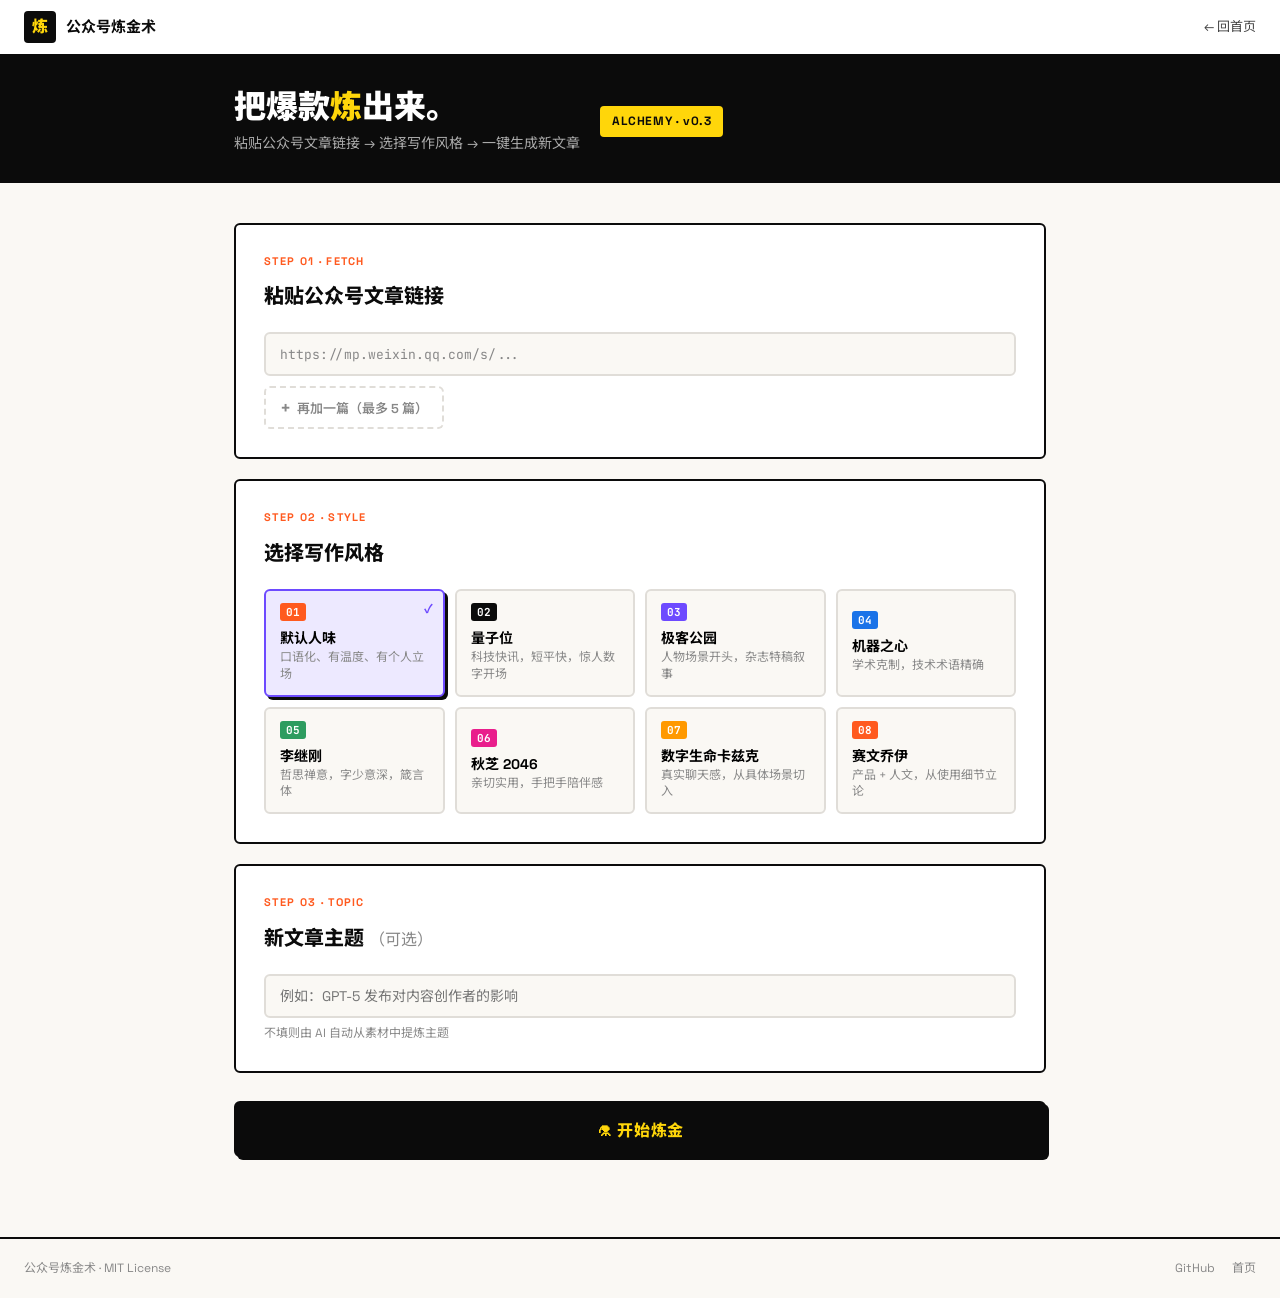
<file: docs/app.html>
<!doctype html>
<html lang="zh-CN">
<head>
<meta charset="utf-8" />
<title>公众号炼金术 · 开始炼金</title>
<meta name="viewport" content="width=device-width,initial-scale=1" />
<link rel="preconnect" href="https://fonts.googleapis.com" />
<link rel="preconnect" href="https://fonts.gstatic.com" crossorigin />
<link href="https://fonts.googleapis.com/css2?family=Space+Grotesk:wght@400;500;600;700&family=JetBrains+Mono:wght@400;500;700&family=Noto+Sans+SC:wght@400;500;700;900&display=swap" rel="stylesheet" />
<style>
/* ── Reset & Base ── */
*, *::before, *::after { box-sizing: border-box; margin: 0; padding: 0; }
:root {
  --ink: #0b0b0b;
  --ink-2: #444;
  --ink-3: #888;
  --paper: #faf8f4;
  --white: #fff;
  --orange: #ff5a1f;
  --yellow: #ffd60a;
  --purple: #6d4aff;
  --purple-light: #ede9ff;
  --green: #c8f4a6;
  --border: #e0ddd8;
  --shadow: 3px 3px 0 var(--ink);
  --radius: 6px;
  --font-sans: 'Space Grotesk', 'Noto Sans SC', sans-serif;
  --font-mono: 'JetBrains Mono', monospace;
}
html { font-size: 16px; }
body {
  font-family: var(--font-sans);
  background: var(--paper);
  color: var(--ink);
  line-height: 1.6;
  min-height: 100vh;
}
a { color: inherit; }
button { cursor: pointer; font-family: inherit; }

/* ── Nav ── */
.nav {
  position: sticky; top: 0; z-index: 100;
  background: var(--white);
  border-bottom: 2px solid var(--ink);
  padding: 0 24px;
  height: 56px;
  display: flex; align-items: center; justify-content: space-between;
}
.nav-logo {
  display: flex; align-items: center; gap: 10px;
  text-decoration: none; font-weight: 700; font-size: 15px;
}
.nav-logo-mark {
  width: 32px; height: 32px;
  background: var(--ink); color: var(--yellow);
  display: flex; align-items: center; justify-content: center;
  font-weight: 900; font-size: 16px; border-radius: 4px;
}
.nav-back {
  font-size: 13px; color: var(--ink-2); text-decoration: none;
  display: flex; align-items: center; gap: 4px;
}
.nav-back:hover { color: var(--ink); }

/* ── Shell ── */
.shell { max-width: 860px; margin: 0 auto; padding: 0 24px; }

/* ── Hero strip ── */
.app-hero {
  background: var(--ink); color: var(--white);
  padding: 32px 0 28px;
}
.app-hero-inner {
  max-width: 860px; margin: 0 auto; padding: 0 24px;
  display: flex; align-items: center; gap: 20px;
}
.app-hero h1 { font-size: clamp(22px,3vw,32px); font-weight: 900; line-height: 1.2; }
.app-hero h1 span { color: var(--yellow); }
.app-hero p { color: rgba(255,255,255,0.65); font-size: 14px; margin-top: 6px; }
.app-hero-badge {
  flex-shrink: 0;
  background: var(--yellow); color: var(--ink);
  font-weight: 800; font-size: 12px; padding: 6px 12px;
  border-radius: 4px; letter-spacing: 0.05em;
}

/* ── Main layout ── */
.app-body { padding: 40px 0 80px; }
.step-label {
  font-size: 11px; font-weight: 700; letter-spacing: 0.12em;
  color: var(--orange); text-transform: uppercase; margin-bottom: 10px;
}
.step-title {
  font-size: 20px; font-weight: 800; margin-bottom: 20px;
}
.card {
  background: var(--white);
  border: 2px solid var(--ink);
  border-radius: var(--radius);
  padding: 28px;
  margin-bottom: 20px;
}

/* ── URL inputs ── */
.url-list { display: flex; flex-direction: column; gap: 10px; }
.url-row {
  display: flex; gap: 8px; align-items: center;
}
.url-input {
  flex: 1;
  height: 44px; padding: 0 14px;
  border: 2px solid var(--border); border-radius: var(--radius);
  font-family: var(--font-mono); font-size: 13px;
  background: var(--paper); color: var(--ink);
  transition: border-color 0.15s;
}
.url-input:focus { outline: none; border-color: var(--purple); }
.url-input::placeholder { color: var(--ink-3); }
.url-remove {
  width: 36px; height: 36px;
  border: 2px solid var(--border); border-radius: 50%;
  background: none; color: var(--ink-3); font-size: 18px; line-height: 1;
  display: flex; align-items: center; justify-content: center;
  transition: all 0.1s;
}
.url-remove:hover { border-color: #f00; color: #f00; }
.url-add {
  display: inline-flex; align-items: center; gap: 6px;
  margin-top: 10px;
  background: none; border: 2px dashed var(--border);
  border-radius: var(--radius); padding: 8px 14px;
  font-size: 13px; color: var(--ink-3); font-weight: 600;
  transition: all 0.15s;
}
.url-add:hover { border-color: var(--purple); color: var(--purple); }

/* ── Style grid ── */
.style-grid {
  display: grid;
  grid-template-columns: repeat(auto-fill, minmax(180px, 1fr));
  gap: 10px;
}
.style-btn {
  position: relative;
  text-align: left;
  border: 2px solid var(--border);
  border-radius: var(--radius);
  padding: 12px 14px;
  background: var(--paper);
  transition: all 0.15s;
}
.style-btn:hover { border-color: var(--ink); }
.style-btn.active {
  border-color: var(--purple);
  background: var(--purple-light);
  box-shadow: var(--shadow);
}
.style-btn.active::after {
  content: '✓';
  position: absolute; top: 8px; right: 10px;
  font-size: 12px; font-weight: 800; color: var(--purple);
}
.style-code {
  display: inline-block;
  font-size: 11px; font-weight: 700; font-family: var(--font-mono);
  padding: 2px 6px; border-radius: 3px; margin-bottom: 6px;
  color: var(--white);
}
.style-name { font-size: 14px; font-weight: 700; margin-bottom: 2px; }
.style-desc { font-size: 12px; color: var(--ink-3); line-height: 1.4; }

/* ── Topic input ── */
.topic-input {
  width: 100%; height: 44px; padding: 0 14px;
  border: 2px solid var(--border); border-radius: var(--radius);
  font-family: var(--font-sans); font-size: 14px;
  background: var(--paper); color: var(--ink);
  transition: border-color 0.15s;
}
.topic-input:focus { outline: none; border-color: var(--purple); }
.topic-hint { font-size: 12px; color: var(--ink-3); margin-top: 6px; }

/* ── Run button ── */
.run-btn {
  width: 100%; height: 56px;
  background: var(--ink); color: var(--yellow);
  border: 2px solid var(--ink); border-radius: var(--radius);
  font-size: 16px; font-weight: 800; letter-spacing: 0.04em;
  box-shadow: var(--shadow);
  transition: all 0.15s;
  margin-top: 8px;
}
.run-btn:hover:not(:disabled) {
  background: var(--purple); border-color: var(--purple);
  transform: translate(-2px, -2px);
  box-shadow: 5px 5px 0 var(--ink);
}
.run-btn:disabled {
  opacity: 0.5; cursor: not-allowed; transform: none; box-shadow: var(--shadow);
}

/* ── Progress terminal ── */
.terminal-wrap { display: none; margin-bottom: 20px; }
.terminal-wrap.visible { display: block; }
.terminal {
  background: #0d1117;
  border: 2px solid var(--ink);
  border-radius: var(--radius);
  overflow: hidden;
}
.terminal-bar {
  background: #1c2128; padding: 10px 16px;
  display: flex; align-items: center; gap: 8px;
  border-bottom: 1px solid #30363d;
}
.terminal-dots span {
  width: 12px; height: 12px; border-radius: 50%;
  display: inline-block; margin-right: 4px;
}
.terminal-dots span:nth-child(1) { background: #ff5f57; }
.terminal-dots span:nth-child(2) { background: #febc2e; }
.terminal-dots span:nth-child(3) { background: #28c840; }
.terminal-title { font-size: 12px; color: #8b949e; font-family: var(--font-mono); }
.terminal-body {
  padding: 16px 20px;
  font-family: var(--font-mono); font-size: 13px; line-height: 1.7;
  color: #e6edf3; min-height: 120px; max-height: 360px;
  overflow-y: auto;
}
.log-line { display: block; }
.log-ok { color: #3fb950; }
.log-warn { color: #f0883e; }
.log-err { color: #ff7b72; }
.log-dim { color: #8b949e; }
.blink { animation: blink 1s step-end infinite; }
@keyframes blink { 50% { opacity: 0; } }

/* ── Result ── */
.result-wrap { display: none; }
.result-wrap.visible { display: block; }
.result-header {
  display: flex; align-items: center; justify-content: space-between;
  flex-wrap: wrap; gap: 12px;
  margin-bottom: 16px;
}
.result-meta { font-size: 14px; color: var(--ink-2); }
.result-meta strong { color: var(--ink); }
.result-actions { display: flex; gap: 8px; }
.btn-copy, .btn-dl {
  height: 38px; padding: 0 16px;
  border: 2px solid var(--ink); border-radius: var(--radius);
  font-size: 13px; font-weight: 700;
  transition: all 0.15s;
}
.btn-copy {
  background: var(--yellow); color: var(--ink);
}
.btn-copy:hover { box-shadow: var(--shadow); transform: translate(-1px,-1px); }
.btn-dl {
  background: var(--white); color: var(--ink);
}
.btn-dl:hover { background: var(--paper); }
.result-box {
  background: var(--white);
  border: 2px solid var(--ink);
  border-radius: var(--radius);
  padding: 24px;
  font-family: var(--font-mono); font-size: 13px;
  line-height: 1.75; color: var(--ink-2);
  white-space: pre-wrap; word-break: break-word;
  max-height: 560px; overflow-y: auto;
}
.result-box strong { color: var(--ink); }

/* ── Error state ── */
.error-box {
  background: #fff5f5; border: 2px solid #f00;
  border-radius: var(--radius); padding: 16px 20px;
  font-size: 14px; color: #c00;
  display: none; margin-bottom: 16px;
}
.error-box.visible { display: block; }

/* ── Reset link ── */
.reset-link {
  display: inline-flex; align-items: center; gap: 6px;
  margin-top: 20px;
  background: none; border: none;
  font-size: 13px; color: var(--ink-3); text-decoration: underline;
}
.reset-link:hover { color: var(--ink); }

/* ── Footer ── */
.footer {
  border-top: 2px solid var(--ink);
  padding: 20px 24px;
  display: flex; align-items: center; justify-content: space-between;
  flex-wrap: wrap; gap: 10px;
  font-size: 12px; color: var(--ink-3);
  max-width: 100%;
}
.footer a { color: var(--ink-3); text-decoration: none; margin-left: 14px; }
.footer a:hover { color: var(--ink); }
</style>
</head>
<body>

<!-- Nav -->
<nav class="nav">
  <a href="index.html" class="nav-logo">
    <span class="nav-logo-mark">炼</span>
    <span>公众号炼金术</span>
  </a>
  <a href="index.html" class="nav-back">← 回首页</a>
</nav>

<!-- Hero -->
<div class="app-hero">
  <div class="app-hero-inner">
    <div>
      <h1>把爆款<span>炼</span>出来。</h1>
      <p>粘贴公众号文章链接 → 选择写作风格 → 一键生成新文章</p>
    </div>
    <div class="app-hero-badge">ALCHEMY · v0.3</div>
  </div>
</div>

<!-- App Body -->
<div class="app-body">
  <div class="shell">

    <!-- Step 1: URLs -->
    <div class="card">
      <div class="step-label">STEP 01 · FETCH</div>
      <div class="step-title">粘贴公众号文章链接</div>
      <div class="url-list" id="url-list">
        <div class="url-row">
          <input class="url-input" type="url" placeholder="https://mp.weixin.qq.com/s/..." />
        </div>
      </div>
      <button class="url-add" id="url-add-btn">
        <span style="font-size:18px">+</span> 再加一篇（最多 5 篇）
      </button>
    </div>

    <!-- Step 2: Style -->
    <div class="card">
      <div class="step-label">STEP 02 · STYLE</div>
      <div class="step-title">选择写作风格</div>
      <div class="style-grid" id="style-grid">
        <!-- 由 JS 渲染 -->
      </div>
    </div>

    <!-- Step 3: Topic -->
    <div class="card">
      <div class="step-label">STEP 03 · TOPIC</div>
      <div class="step-title">新文章主题 <span style="font-weight:400;color:#888;font-size:16px">（可选）</span></div>
      <input class="topic-input" id="topic-input"
        placeholder="例如：GPT-5 发布对内容创作者的影响" />
      <p class="topic-hint">不填则由 AI 自动从素材中提炼主题</p>
    </div>

    <!-- Run button -->
    <button class="run-btn" id="run-btn">⚗ 开始炼金</button>

    <!-- Error -->
    <div class="error-box" id="error-box"></div>

    <!-- Progress terminal -->
    <div class="terminal-wrap" id="terminal-wrap">
      <div class="terminal">
        <div class="terminal-bar">
          <div class="terminal-dots"><span></span><span></span><span></span></div>
          <div class="terminal-title">alchemy · 实时日志</div>
        </div>
        <div class="terminal-body" id="terminal-body"></div>
      </div>
    </div>

    <!-- Result -->
    <div class="result-wrap" id="result-wrap">
      <div class="result-header">
        <div class="result-meta" id="result-meta"></div>
        <div class="result-actions">
          <button class="btn-copy" id="btn-copy">复制 Markdown</button>
          <button class="btn-dl" id="btn-dl">下载 .md</button>
        </div>
      </div>
      <pre class="result-box" id="result-box"></pre>
      <button class="reset-link" id="reset-btn">← 重新开始</button>
    </div>

  </div>
</div>

<!-- Footer -->
<footer class="footer">
  <span>公众号炼金术 · MIT License</span>
  <div>
    <a href="https://github.com/jiawen-w/wechat-to-md" target="_blank">GitHub</a>
    <a href="index.html">首页</a>
  </div>
</footer>

<script>
// ── 配置 ──────────────────────────────────────────────────────────────────────
// 后端 URL：优先读 URL 参数 ?backend=...，否则用 Railway 部署地址
const params = new URLSearchParams(location.search);
// 本地运行时自动连接同端口后端；GitHub Pages 上需要填入 Railway 地址
const _autoBackend = location.hostname === 'localhost' || location.hostname === '127.0.0.1'
  ? `http://${location.hostname}:${location.port || 8000}`
  : 'RAILWAY_BACKEND_URL';   // ← 部署后替换为 Railway 给的地址
const BACKEND = (params.get('backend') || _autoBackend).replace(/\/$/, '');

// ── 风格数据（与 data.jsx 保持一致）──────────────────────────────────────────
const STYLES = [
  { key: 'default',      code: '01', name: '默认人味',   color: '#FF5A1F', desc: '口语化、有温度、有个人立场' },
  { key: 'liangziwei',   code: '02', name: '量子位',     color: '#0B0B0B', desc: '科技快讯，短平快，惊人数字开场' },
  { key: 'jikegongyuan', code: '03', name: '极客公园',   color: '#6D4AFF', desc: '人物场景开头，杂志特稿叙事' },
  { key: 'jiqizhixin',   code: '04', name: '机器之心',   color: '#1A73E8', desc: '学术克制，技术术语精确' },
  { key: 'lijigang',     code: '05', name: '李继刚',     color: '#2D9C5F', desc: '哲思禅意，字少意深，箴言体' },
  { key: 'qiuzhi',       code: '06', name: '秋芝 2046',  color: '#E91E8C', desc: '亲切实用，手把手陪伴感' },
  { key: 'kazike',       code: '07', name: '数字生命卡兹克', color: '#FF9900', desc: '真实聊天感，从具体场景切入' },
  { key: 'saiwen',       code: '08', name: '赛文乔伊',   color: '#FF5A1F', desc: '产品 + 人文，从使用细节立论' },
];

// ── 状态 ─────────────────────────────────────────────────────────────────────
let selectedStyle = 'default';
let currentResult = null;

// ── 渲染风格卡片 ──────────────────────────────────────────────────────────────
function renderStyles() {
  const grid = document.getElementById('style-grid');
  grid.innerHTML = STYLES.map(s => `
    <button class="style-btn ${s.key === selectedStyle ? 'active' : ''}"
            data-key="${s.key}" onclick="selectStyle('${s.key}')">
      <div class="style-code" style="background:${s.color}">${s.code}</div>
      <div class="style-name">${s.name}</div>
      <div class="style-desc">${s.desc}</div>
    </button>
  `).join('');
}

function selectStyle(key) {
  selectedStyle = key;
  document.querySelectorAll('.style-btn').forEach(btn => {
    btn.classList.toggle('active', btn.dataset.key === key);
  });
}

// ── URL 输入管理 ──────────────────────────────────────────────────────────────
document.getElementById('url-add-btn').addEventListener('click', () => {
  const list = document.getElementById('url-list');
  const rows = list.querySelectorAll('.url-row');
  if (rows.length >= 5) return;

  const row = document.createElement('div');
  row.className = 'url-row';
  row.innerHTML = `
    <input class="url-input" type="url" placeholder="https://mp.weixin.qq.com/s/..." />
    <button class="url-remove" onclick="this.parentElement.remove()" title="删除">×</button>
  `;
  list.appendChild(row);

  if (list.querySelectorAll('.url-row').length >= 5) {
    document.getElementById('url-add-btn').style.display = 'none';
  }
});

function getURLs() {
  return Array.from(document.querySelectorAll('.url-input'))
    .map(i => i.value.trim())
    .filter(Boolean);
}

// ── 日志输出 ──────────────────────────────────────────────────────────────────
function appendLog(msg) {
  const body = document.getElementById('terminal-body');
  const line = document.createElement('span');
  line.className = 'log-line';

  const lower = msg.toLowerCase();
  if (msg.startsWith('✓') || msg.startsWith('✅')) line.classList.add('log-ok');
  else if (msg.startsWith('⚠') || msg.startsWith('✗')) line.classList.add('log-warn');
  else if (lower.includes('失败') || lower.includes('错误') || lower.includes('error')) line.classList.add('log-err');
  else if (msg.startsWith('   ') || msg.startsWith('  ')) line.classList.add('log-dim');

  line.textContent = msg;
  body.appendChild(line);
  body.appendChild(document.createElement('br'));
  body.scrollTop = body.scrollHeight;
}

function addCursor() {
  const body = document.getElementById('terminal-body');
  const cur = document.createElement('span');
  cur.id = 'cursor';
  cur.className = 'blink';
  cur.textContent = '█';
  cur.style.color = '#3fb950';
  body.appendChild(cur);
}

function removeCursor() {
  const cur = document.getElementById('cursor');
  if (cur) cur.remove();
}

// ── 主逻辑 ───────────────────────────────────────────────────────────────────
document.getElementById('run-btn').addEventListener('click', async () => {
  const urls = getURLs();
  if (!urls.length) {
    showError('请至少粘贴一篇公众号文章链接');
    return;
  }
  const invalidURL = urls.find(u => !u.includes('mp.weixin.qq.com'));
  if (invalidURL) {
    showError(`链接格式不对：${invalidURL}\n请使用微信公众号文章链接（mp.weixin.qq.com）`);
    return;
  }

  hideError();
  setRunning(true);
  clearResult();
  showTerminal();
  document.getElementById('terminal-body').innerHTML = '';
  appendLog('$ alchemy run --urls ' + urls.length + ' --style ' + selectedStyle);
  appendLog('');
  addCursor();

  let jobId;
  try {
    const res = await fetch(`${BACKEND}/api/run`, {
      method: 'POST',
      headers: { 'Content-Type': 'application/json' },
      body: JSON.stringify({
        urls,
        style: selectedStyle,
        topic: document.getElementById('topic-input').value.trim(),
      }),
    });
    if (!res.ok) {
      const err = await res.json().catch(() => ({}));
      throw new Error(err.detail || `服务器错误 ${res.status}`);
    }
    const data = await res.json();
    jobId = data.job_id;
  } catch (e) {
    removeCursor();
    if (e.message.includes('Failed to fetch') || e.message.includes('NetworkError')) {
      showError('无法连接到后端服务。\n\n如果你在本地运行：cd backend && uvicorn main:app --reload\n如果使用线上服务，后端可能正在启动，请稍后再试。');
    } else {
      showError(e.message);
    }
    setRunning(false);
    return;
  }

  // SSE 监听
  const evtSource = new EventSource(`${BACKEND}/api/stream/${jobId}`);
  evtSource.onmessage = (e) => {
    const msg = JSON.parse(e.data);
    if (msg.type === 'log') {
      removeCursor();
      appendLog(msg.msg);
      addCursor();
    } else if (msg.type === 'done') {
      removeCursor();
      appendLog('');
      appendLog('✅ 任务完成！');
      evtSource.close();
      setRunning(false);
      showResult(msg.result);
    } else if (msg.type === 'error') {
      removeCursor();
      appendLog('✗ 失败：' + msg.msg);
      evtSource.close();
      setRunning(false);
      showError(msg.msg);
    }
  };
  evtSource.onerror = () => {
    evtSource.close();
    removeCursor();
    setRunning(false);
  };
});

// ── UI 状态 ───────────────────────────────────────────────────────────────────
function setRunning(running) {
  const btn = document.getElementById('run-btn');
  btn.disabled = running;
  btn.textContent = running ? '⚗ 炼金中...' : '⚗ 开始炼金';
}

function showTerminal() {
  document.getElementById('terminal-wrap').classList.add('visible');
}

function showError(msg) {
  const box = document.getElementById('error-box');
  box.style.whiteSpace = 'pre-line';
  box.textContent = msg;
  box.classList.add('visible');
}

function hideError() {
  document.getElementById('error-box').classList.remove('visible');
}

function clearResult() {
  document.getElementById('result-wrap').classList.remove('visible');
  currentResult = null;
}

function showResult(result) {
  currentResult = result;
  document.getElementById('result-meta').innerHTML =
    `<strong>《${result.title}》</strong> · ${result.style_name} · ${result.article_count} 篇素材`;
  document.getElementById('result-box').textContent = result.markdown;
  document.getElementById('result-wrap').classList.add('visible');
  document.getElementById('result-wrap').scrollIntoView({ behavior: 'smooth', block: 'start' });
}

// ── 复制 / 下载 ───────────────────────────────────────────────────────────────
document.getElementById('btn-copy').addEventListener('click', () => {
  if (!currentResult) return;
  navigator.clipboard.writeText(currentResult.markdown).then(() => {
    const btn = document.getElementById('btn-copy');
    btn.textContent = '✓ 已复制！';
    setTimeout(() => { btn.textContent = '复制 Markdown'; }, 2000);
  });
});

document.getElementById('btn-dl').addEventListener('click', () => {
  if (!currentResult) return;
  const blob = new Blob([currentResult.markdown], { type: 'text/markdown;charset=utf-8' });
  const url = URL.createObjectURL(blob);
  const a = document.createElement('a');
  a.href = url;
  a.download = `${currentResult.title.slice(0, 40)}.md`;
  a.click();
  URL.revokeObjectURL(url);
});

document.getElementById('reset-btn').addEventListener('click', () => {
  location.reload();
});

// ── Init ─────────────────────────────────────────────────────────────────────
renderStyles();
</script>
</body>
</html>
</file>
